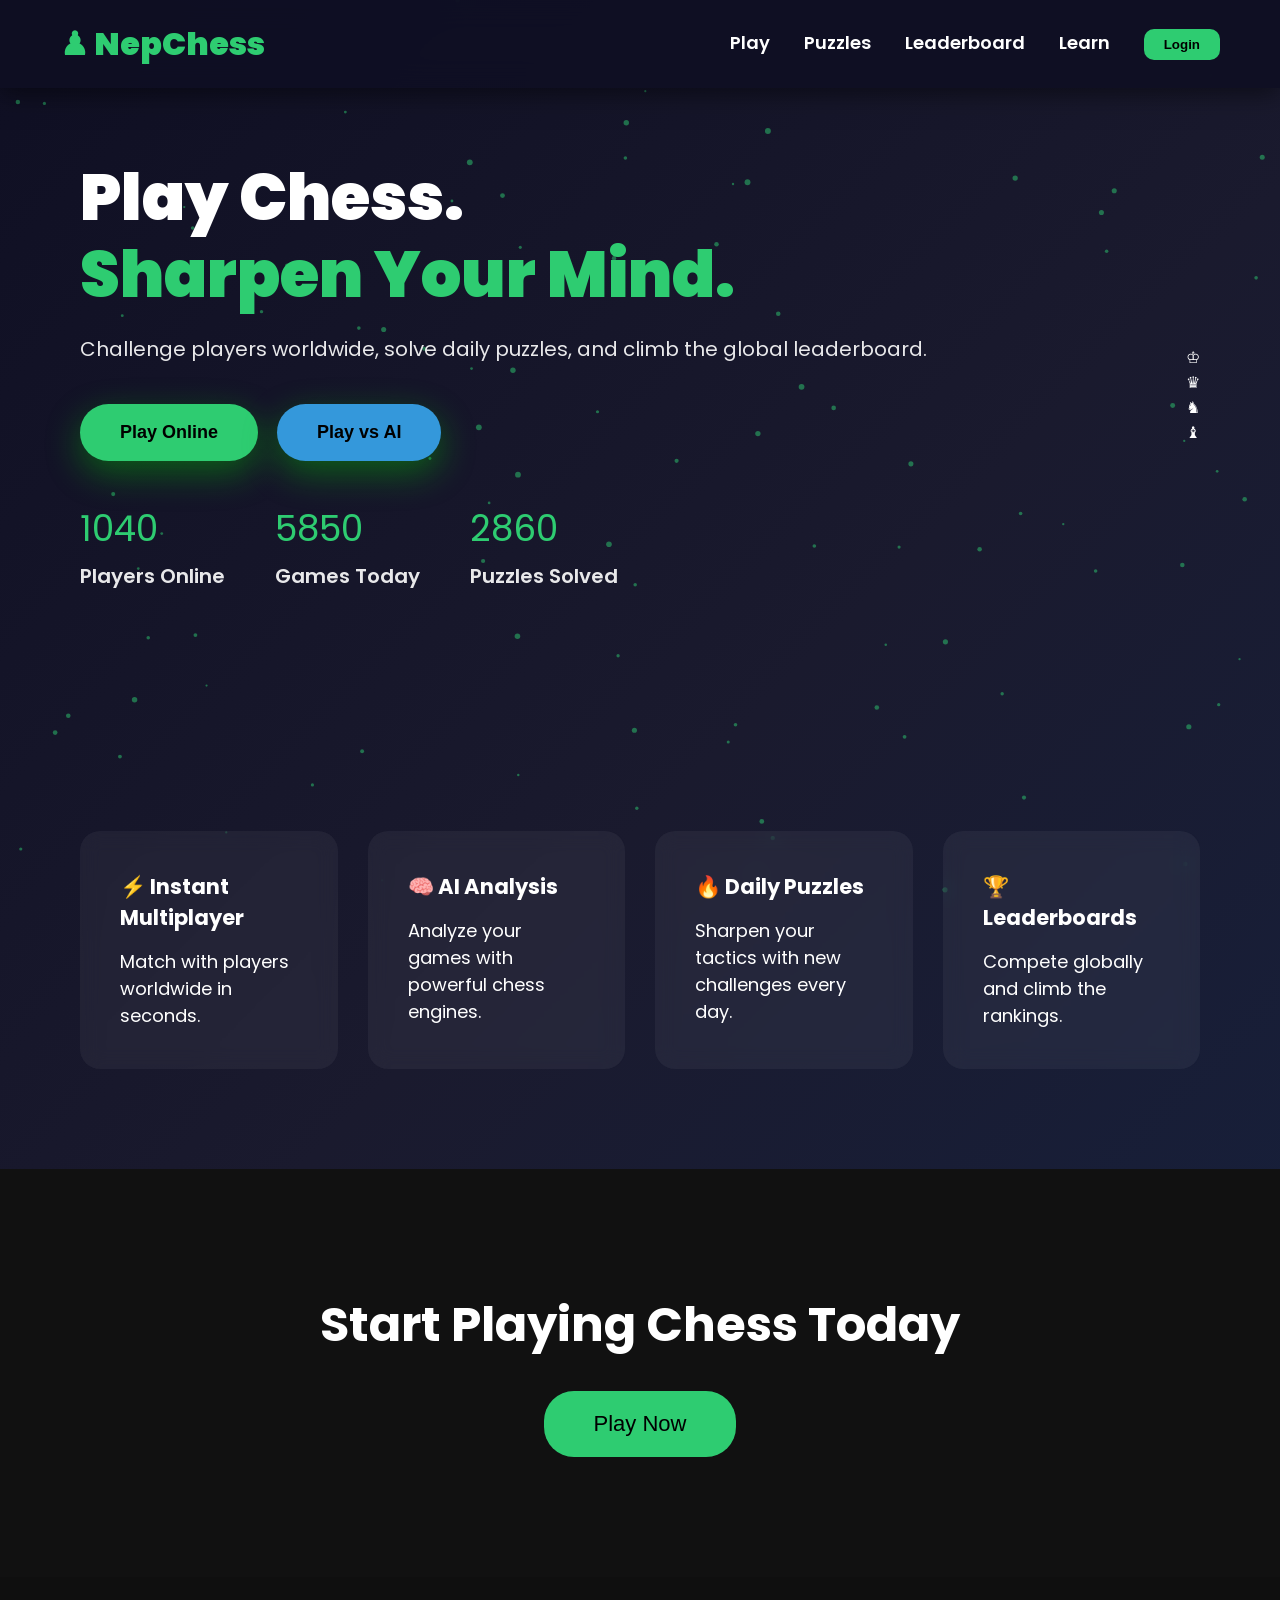
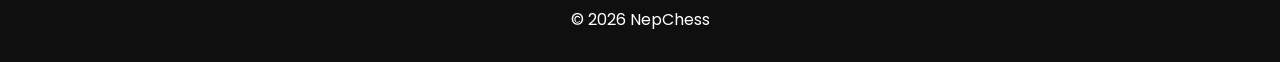
<file: public/index.html>
<!DOCTYPE html>
<html lang="en">
<head>
<meta charset="UTF-8">
<meta name="viewport" content="width=device-width, initial-scale=1.0">
<title>NepChess | Play Chess Online</title>

<!-- Google Fonts -->
<link href="https://fonts.googleapis.com/css2?family=Poppins:wght@400;600;700;900&display=swap" rel="stylesheet">

<style>
/* Reset and body */
* { margin:0; padding:0; box-sizing:border-box; }
body {
  font-family: 'Poppins', sans-serif;
  background: linear-gradient(135deg,#0f0f23 0%,#1a1a2e 50%,#16213e 100%);
  color:white;
  overflow-x:hidden;
  position:relative;
}

/* Particle Background */
#particles{
  position:fixed;
  top:0; left:0;
  width:100%; height:100%;
  pointer-events:none;
  z-index:0;
}
/* ===== MOBILE INTERACTIVITY + UX IMPROVEMENTS (NO COLOR CHANGES) ===== */

/* Hamburger button */
.menu-toggle {
  display: none;
  flex-direction: column;
  cursor: pointer;
  gap: 5px;
}

.menu-toggle span {
  width: 28px;
  height: 3px;
  background: white;
  border-radius: 5px;
  transition: 0.3s;
}

/* Animate to X */
.menu-toggle.active span:nth-child(1) {
  transform: rotate(45deg) translate(5px, 5px);
}
.menu-toggle.active span:nth-child(2) {
  opacity: 0;
}
.menu-toggle.active span:nth-child(3) {
  transform: rotate(-45deg) translate(6px, -6px);
}

/* Show hamburger on mobile */
@media (max-width: 768px) {
  .menu-toggle {
    display: flex;
  }

  .nav-links {
    position: absolute;
    top: 70px;
    right: 0;
    width: 100%;
    background: rgba(15,15,35,0.98);
    flex-direction: column;
    align-items: center;
    display: none;
    padding: 20px 0;
  }

  .nav-links.active {
    display: flex;
  }
}

/* Smooth scrolling */
html {
  scroll-behavior: smooth;
}

/* Improve touch targets */
button, a {
  touch-action: manipulation;
}

/* Navbar mobile */
@media (max-width: 768px) {
  .navbar {
    padding: 15px 20px;
  }

  .nav-links {
    position: absolute;
    top: 70px;
    right: 0;
    width: 100%;
    background: rgba(15,15,35,0.98);
    flex-direction: column;
    align-items: center;
    display: none;
    padding: 20px 0;
  }

  .nav-links.active {
    display: flex;
  }

  .nav-links a {
    margin: 15px 0;
    font-size: 20px;
  }

  .nav-links .login {
    margin-top: 10px;
  }
}

/* Hero responsiveness */
@media (max-width: 768px) {
  .hero {
    padding: 120px 20px 60px 20px;
    text-align: center;
  }

  .hero-buttons button {
    width: 100%;
    margin: 10px 0;
  }

  .live-stats {
    justify-content: center;
    flex-wrap: wrap;
    gap: 25px;
  }
}

/* Board responsiveness */
@media (max-width: 768px) {
  .hero-board-container {
    width: 90vw;
    height: 90vw;
    max-width: 320px;
    max-height: 320px;
  }
}

/* Tap animations (mobile feedback) */
button:active {
  transform: scale(0.95);
}

.feature-card:active {
  transform: scale(0.97);
}

/* Hover fallback for touch devices */
@media (hover: none) {
  .hero-board div:hover {
    transform: none;
  }

  .feature-card:hover {
    transform: none;
  }
}

/* Scroll reveal animation */
.feature-card,
.hero-left,
.hero-board-container,
.cta {
  opacity: 0;
  transform: translateY(40px);
  transition: all 0.6s ease;
}

.feature-card.visible,
.hero-left.visible,
.hero-board-container.visible,
.cta.visible {
  opacity: 1;
  transform: translateY(0);
}

/* Floating pieces smoother on mobile */
.floating-pieces .piece {
  will-change: transform;
}

/* Prevent overflow issues */
body, html {
  max-width: 100%;
  overflow-x: hidden;
}

/* Better button spacing on small screens */
@media (max-width: 480px) {
  .hero-left h1 {
    font-size: 36px;
  }

  .hero-left p {
    font-size: 16px;
  }

  .cta h2 {
    font-size: 32px;
  }

  .cta {
    padding: 80px 20px;
  }
}

/* Navbar */
.navbar{
  display:flex;
  justify-content:space-between;
  align-items:center;
  padding:20px 60px;
  background: rgba(15,15,35,0.95);
  backdrop-filter: blur(15px);
  position:fixed;
  width:100%;
  z-index:1000;
  box-shadow: 0 5px 25px rgba(0,0,0,0.5);
}
.navbar .logo{
  font-size:32px;
  font-weight:900;
  color:#2ecc71;
}
.nav-links a{
  margin-right:30px;
  text-decoration:none;
  color:white;
  font-weight:600;
  font-size:18px;
  transition:0.3s;
}
.nav-links a:hover{color:#2ecc71;}
.nav-links .login{
  padding:8px 20px;
  background:#2ecc71;
  border:none;
  border-radius:10px;
  cursor:pointer;
  font-weight:600;
}

/* Hero Section */
.hero{
  display:flex;
  justify-content:space-between;
  align-items:center;
  padding:160px 80px 100px 80px;
  z-index:1;
  position:relative;
}
.hero-left h1{
  font-size:64px;
  font-weight:900;
  line-height:1.2;
}
.hero-left h1 span{
  color:#2ecc71;
}
.hero-left p{
  font-size:20px;
  margin:20px 0 40px 0;
  opacity:0.9;
}
.hero-buttons button{
  padding:18px 40px;
  margin-right:15px;
  font-size:18px;
  border:none;
  border-radius:30px;
  cursor:pointer;
  font-weight:700;
  box-shadow:0 12px 35px rgba(0,204,0,0.4);
  transition: all 0.3s;
}
.hero-buttons .play-btn{background:#2ecc71;}
.hero-buttons .play-btn:hover{transform:translateY(-5px);}
.hero-buttons .ai-btn{background:#3498db;}
.hero-buttons .ai-btn:hover{transform:translateY(-5px);}

/* Live stats */
.live-stats{
  display:flex;
  gap:50px;
  margin-top:40px;
}
.live-stats span{
  font-size:36px;
  color:#2ecc71;
  display:block;
}
.live-stats p{
  margin-top:5px;
  font-weight:600;
}


/* Feature Section */
.features{
  display:grid;
  grid-template-columns:repeat(4,1fr);
  gap:30px;
  padding:100px 80px;
}
.feature-card{
  background: rgba(255,255,255,0.05);
  padding:40px;
  border-radius:20px;
  transition:0.3s;
  backdrop-filter:blur(10px);
  font-size:18px;
}
.feature-card h3{margin-bottom:15px;}
.feature-card:hover{
  transform:translateY(-10px);
  background: rgba(255,255,255,0.1);
}

/* CTA Section */
.cta{
  text-align:center;
  padding:120px;
  background:#111;
}
.cta h2{
  font-size:48px;
  margin-bottom:30px;
}
.cta button{
  padding:20px 50px;
  font-size:22px;
  background:#2ecc71;
  border:none;
  border-radius:30px;
  cursor:pointer;
}

/* Footer */
footer{
  text-align:center;
  padding:30px;
  background:#0f0f0f;
}

/* Responsive */
@media (max-width:1200px){
  .hero{flex-direction:column;gap:50px;}
  .features{grid-template-columns:repeat(2,1fr);}
}
@media (max-width:768px){
  .features{grid-template-columns:1fr;}
  .hero-left h1{font-size:48px;}
  .hero-left p{font-size:18px;}
}

</style>
</head>
<body>

<!-- Particle Canvas -->
<canvas id="particles"></canvas>

<!-- Navbar -->
<nav class="navbar">
  <div class="logo">♟ NepChess</div>
  <div class="nav-links">
    <a href="leaderboard.html">Play</a>
    <a href="#">Puzzles</a>
    <a href="#">Leaderboard</a>
    <a href="#">Learn</a>
    <button class="login">Login</button>
  </div>
  <div class="menu-toggle" id="menuToggle">
  <span></span>
  <span></span>
  <span></span>
</div>
</nav>

<!-- Hero Section -->
<section class="hero">
  <div class="hero-left">
    <h1>Play Chess.<br><span>Sharpen Your Mind.</span></h1>
    <p>Challenge players worldwide, solve daily puzzles, and climb the global leaderboard.</p>
    <div class="hero-buttons">
      <button onclick="playNow()" class="play-btn">Play Online</button>
      <button class="ai-btn" onclick="window.location.href='hame.html'">Play vs AI</button>
    </div>
    <div class="live-stats">
      <div>
        <span id="players">0</span>
        <p>Players Online</p>
      </div>
      <div>
        <span id="games">0</span>
        <p>Games Today</p>
      </div>
      <div>
        <span id="puzzles">0</span>
        <p>Puzzles Solved</p>
      </div>
    </div>
  </div>

  <div class="hero-board-container">
    <div id="heroBoard" class="hero-board"></div>
    <div class="floating-pieces">
      <div class="piece" style="top:10%; left:20%;">♔</div>
      <div class="piece" style="top:30%; left:50%;">♛</div>
      <div class="piece" style="top:60%; left:30%;">♞</div>
      <div class="piece" style="top:50%; left:70%;">♝</div>
    </div>
  </div>
</section>

<!-- Features -->
<section class="features">
  <div class="feature-card">
    <h3>⚡ Instant Multiplayer</h3>
    <p>Match with players worldwide in seconds.</p>
  </div>

  <div class="feature-card">
    <h3>🧠 AI Analysis</h3>
    <p>Analyze your games with powerful chess engines.</p>
  </div>

  <div class="feature-card">
    <h3>🔥 Daily Puzzles</h3>
    <p>Sharpen your tactics with new challenges every day.</p>
  </div>

  <div class="feature-card">
    <h3>🏆 Leaderboards</h3>
    <p>Compete globally and climb the rankings.</p>
  </div>
</section>

<!-- CTA -->
<section class="cta">
  <h2>Start Playing Chess Today</h2>
  <button onclick="playNow()">Play Now</button>
</section>

<!-- Footer -->
<footer>
  <p>© 2026 NepChess</p>
</footer>

<script>

  // Mobile navbar toggle
document.addEventListener("DOMContentLoaded", () => {

  // Hamburger toggle
  const menuToggle = document.getElementById("menuToggle");
  const navLinks = document.querySelector(".nav-links");

  if (menuToggle && navLinks) {
    menuToggle.addEventListener("click", () => {
      menuToggle.classList.toggle("active");
      navLinks.classList.toggle("active");
    });
  }

  // Close menu on link click
  document.querySelectorAll(".nav-links a").forEach(link => {
    link.addEventListener("click", () => {
      if (menuToggle && navLinks) {
        menuToggle.classList.remove("active");
        navLinks.classList.remove("active");
      }
    });
  });

  // Scroll reveal
  const observer = new IntersectionObserver(entries => {
    entries.forEach(entry => {
      if(entry.isIntersecting){
        entry.target.classList.add("visible");
      }
    });
  });

  document.querySelectorAll(".feature-card, .hero-left, .hero-board-container, .cta")
    .forEach(el => observer.observe(el));

});
// Redirect to your play page
function playNow(){ window.location="leaderboard.html"; }

// Animate live stats
function counter(id,end){
  let el=document.getElementById(id); let n=0;
  let interval=setInterval(()=>{
    n+=Math.ceil(end/100);
    if(n>=end){ n=end; clearInterval(interval); }
    el.innerText=n;
  },20);
}
counter("players",1543);
counter("games",8921);
counter("puzzles",4321);



// Particle background
const canvas = document.getElementById("particles");
const ctx = canvas.getContext("2d");
canvas.width = window.innerWidth;
canvas.height = window.innerHeight;
let particlesArray=[];
class Particle{
  constructor(){
    this.x=Math.random()*canvas.width;
    this.y=Math.random()*canvas.height;
    this.size=Math.random()*2+1;
    this.speedX=Math.random()*1-0.5;
    this.speedY=Math.random()*1-0.5;
  }
  update(){ this.x+=this.speedX; this.y+=this.speedY;
    if(this.x>canvas.width)this.x=0; if(this.x<0)this.x=canvas.width;
    if(this.y>canvas.height)this.y=0; if(this.y<0)this.y=canvas.height;
  }
  draw(){ ctx.fillStyle="rgba(46,204,113,0.5)"; ctx.beginPath();
    ctx.arc(this.x,this.y,this.size,0,Math.PI*2); ctx.fill(); }
}
function initParticles(){ particlesArray=[]; for(let i=0;i<100;i++){ particlesArray.push(new Particle()); } }
function animateParticles(){ ctx.clearRect(0,0,canvas.width,canvas.height);
  particlesArray.forEach(p=>{p.update();p.draw();});
  requestAnimationFrame(animateParticles);
}
initParticles();
animateParticles();
window.addEventListener("resize",()=>{ canvas.width=window.innerWidth; canvas.height=window.innerHeight; initParticles(); });
</script>
</body>
</html>
</file>
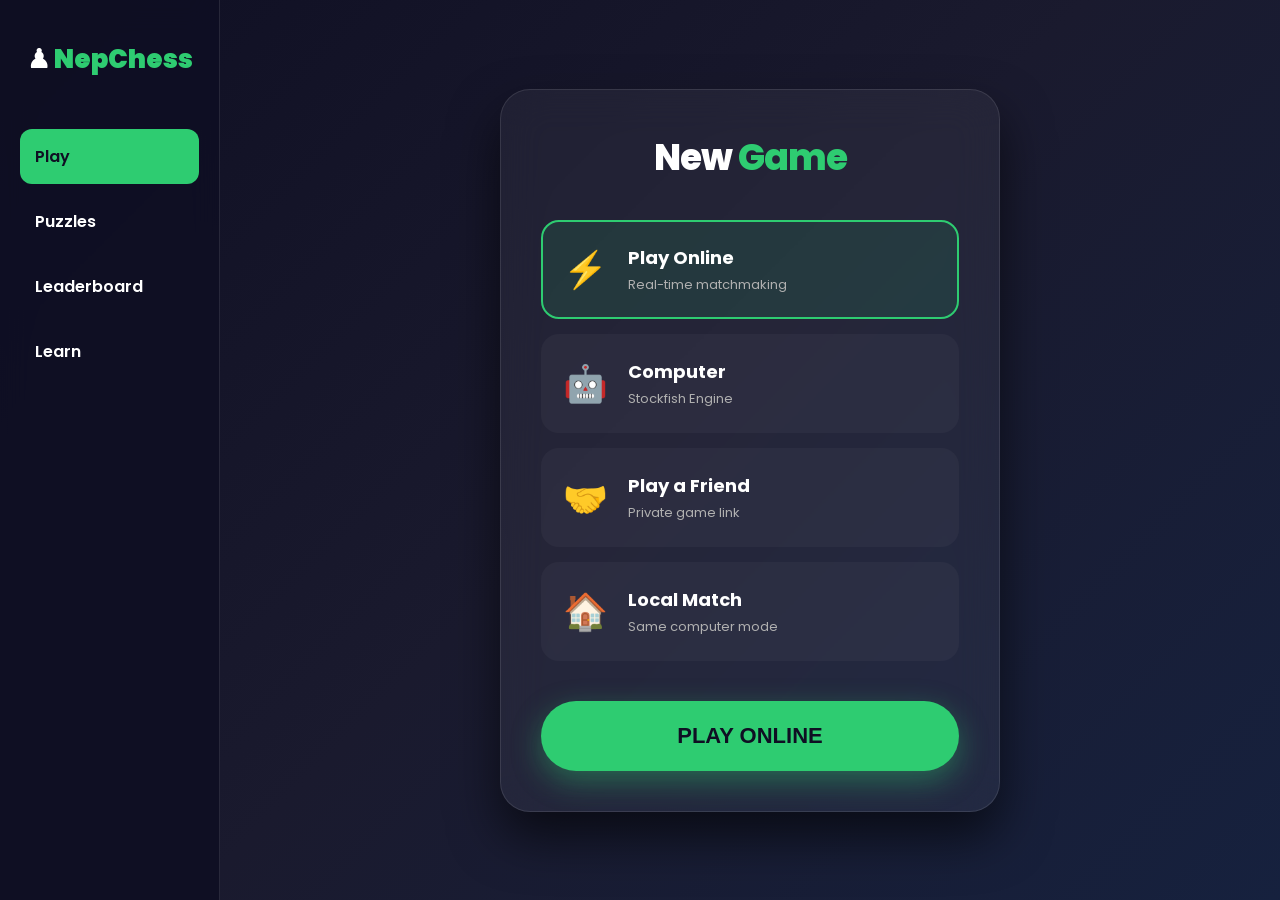
<file: public/hame.html>
<!DOCTYPE html>
<html lang="en">
<head>
    <meta charset="UTF-8">
    <meta name="viewport" content="width=device-width, initial-scale=1.0">
    <title>NepChess | Play Online</title>
    <link href="https://fonts.googleapis.com/css2?family=Poppins:wght@400;600;700;900&display=swap" rel="stylesheet">
    
    <style>
        :root {
            --bg-gradient: linear-gradient(135deg, #0f0f23 0%, #1a1a2e 50%, #16213e 100%);
            --sidebar-color: rgba(15, 15, 35, 0.95);
            --accent-green: #2ecc71;
            --text-white: #ffffff;
            --text-gray: #b0b0b0;
            --card-bg: rgba(255, 255, 255, 0.05);
        }

        * { margin: 0; padding: 0; box-sizing: border-box; }

        body {
            font-family: 'Poppins', sans-serif;
            background: var(--bg-gradient);
            color: var(--text-white);
            display: flex;
            height: 100vh;
            width: 100vw;
            overflow: hidden;
        }

        /* Sidebar Navigation */
        nav { 
            width: 220px; 
            background: var(--sidebar-color); 
            padding: 40px 20px; 
            border-right: 1px solid rgba(255,255,255,0.1);
            display: flex;
            flex-direction: column;
            backdrop-filter: blur(15px);
            flex-shrink: 0;
        }

        .logo {
            font-size: 26px;
            font-weight: 900;
            color: var(--accent-green);
            margin-bottom: 50px;
            text-align: center;
        }
        .logo span { color: white; }

        .nav-item { 
            color: var(--text-white); 
            text-decoration: none; 
            padding: 15px; 
            font-weight: 600; 
            border-radius: 12px;
            margin-bottom: 10px;
            transition: 0.3s;
            cursor: pointer;
        }
        
        .nav-item:hover { background: rgba(255, 255, 255, 0.1); }
        .nav-item.active { background: var(--accent-green); color: #0f0f23; }

        /* Main Game Lobby Area */
        main { 
            flex-grow: 1; 
            display: flex; 
            justify-content: center; 
            align-items: center; 
            position: relative;
        }

        .play-card { 
            width: 90%;
            max-width: 500px; 
            background: var(--card-bg); 
            padding: 40px; 
            border-radius: 30px; 
            backdrop-filter: blur(20px);
            border: 1px solid rgba(255,255,255,0.1);
            box-shadow: 0 25px 50px rgba(0,0,0,0.6);
            text-align: center;
        }

        h1 { margin-bottom: 35px; font-weight: 800; font-size: 36px; letter-spacing: -1px; }
        h1 span { color: var(--accent-green); }

        .mode-list { display: flex; flex-direction: column; gap: 15px; text-align: left; }

        .mode-item {
            display: flex;
            align-items: center;
            background: rgba(255,255,255,0.03);
            padding: 20px;
            border-radius: 18px;
            cursor: pointer;
            transition: 0.2s;
            border: 2px solid transparent;
        }

        .mode-item:hover { background: rgba(255,255,255,0.07); transform: translateY(-2px); }

        .mode-item.selected {
            border-color: var(--accent-green);
            background: rgba(46, 204, 113, 0.12);
        }

        .icon { font-size: 36px; margin-right: 20px; }
        .details h3 { margin: 0; font-size: 18px; font-weight: 700; }
        .details p { margin-top: 4px; font-size: 13px; color: var(--text-gray); }

        /* Big Action Button */
        .big-play-btn {
            display: block;
            margin-top: 40px;
            background-color: var(--accent-green);
            color: #0f0f23;
            text-decoration: none;
            padding: 22px;
            border-radius: 40px;
            font-size: 22px;
            font-weight: 800;
            box-shadow: 0 10px 30px rgba(46, 204, 113, 0.4);
            transition: 0.3s;
            text-transform: uppercase;
            border: none;
            width: 100%;
            cursor: pointer;
        }

        .big-play-btn:hover { 
            transform: translateY(-4px); 
            box-shadow: 0 15px 40px rgba(46, 204, 113, 0.6); 
        }

        .big-play-btn:active { transform: translateY(0); }

    </style>
</head>
<body>

    <nav>
        <div class="logo"><span>♟</span> NepChess</div>
        <div class="nav-item active">Play</div>
        <div class="nav-item">Puzzles</div>
        <div class="nav-item">Leaderboard</div>
        <div class="nav-item">Learn</div>
    </nav>

    <main>
        <div class="play-card">
            <h1>New <span>Game</span></h1>
            
            <div class="mode-list">
                <div class="mode-item selected" onclick="selectMode('online.html', this, 'Play Online')">
                    <div class="icon">⚡</div>
                    <div class="details">
                        <h3>Play Online</h3>
                        <p>Real-time matchmaking</p>
                    </div>
                </div>

                <div class="mode-item" onclick="selectMode('computer.html', this, 'Play vs AI')">
                    <div class="icon">🤖</div>
                    <div class="details">
                        <h3>Computer</h3>
                        <p>Stockfish Engine</p>
                    </div>
                </div>

                <div class="mode-item" onclick="selectMode('friend.html', this, 'Challenge Friend')">
                    <div class="icon">🤝</div>
                    <div class="details">
                        <h3>Play a Friend</h3>
                        <p>Private game link</p>
                    </div>
                </div>

                <div class="mode-item" onclick="selectMode('local.html', this, 'Play Local')">
                    <div class="icon">🏠</div>
                    <div class="details">
                        <h3>Local Match</h3>
                        <p>Same computer mode</p>
                    </div>
                </div>
            </div>

            <button id="mainBtn" class="big-play-btn" onclick="go()">Play Online</button>
        </div>
    </main>

    <script>
        // Track the current link
        let targetUrl = 'online.html';

        function selectMode(url, element, text) {
            // Update destination
            targetUrl = url;
            
            // Update button UI
            document.getElementById('mainBtn').innerText = text;

            // Update card highlights
            document.querySelectorAll('.mode-item').forEach(item => {
                item.classList.remove('selected');
            });
            element.classList.add('selected');
        }

        function go() {
            // Go to the selected page
            window.location.href = targetUrl;
        }
    </script>

</body>
</html>
</file>
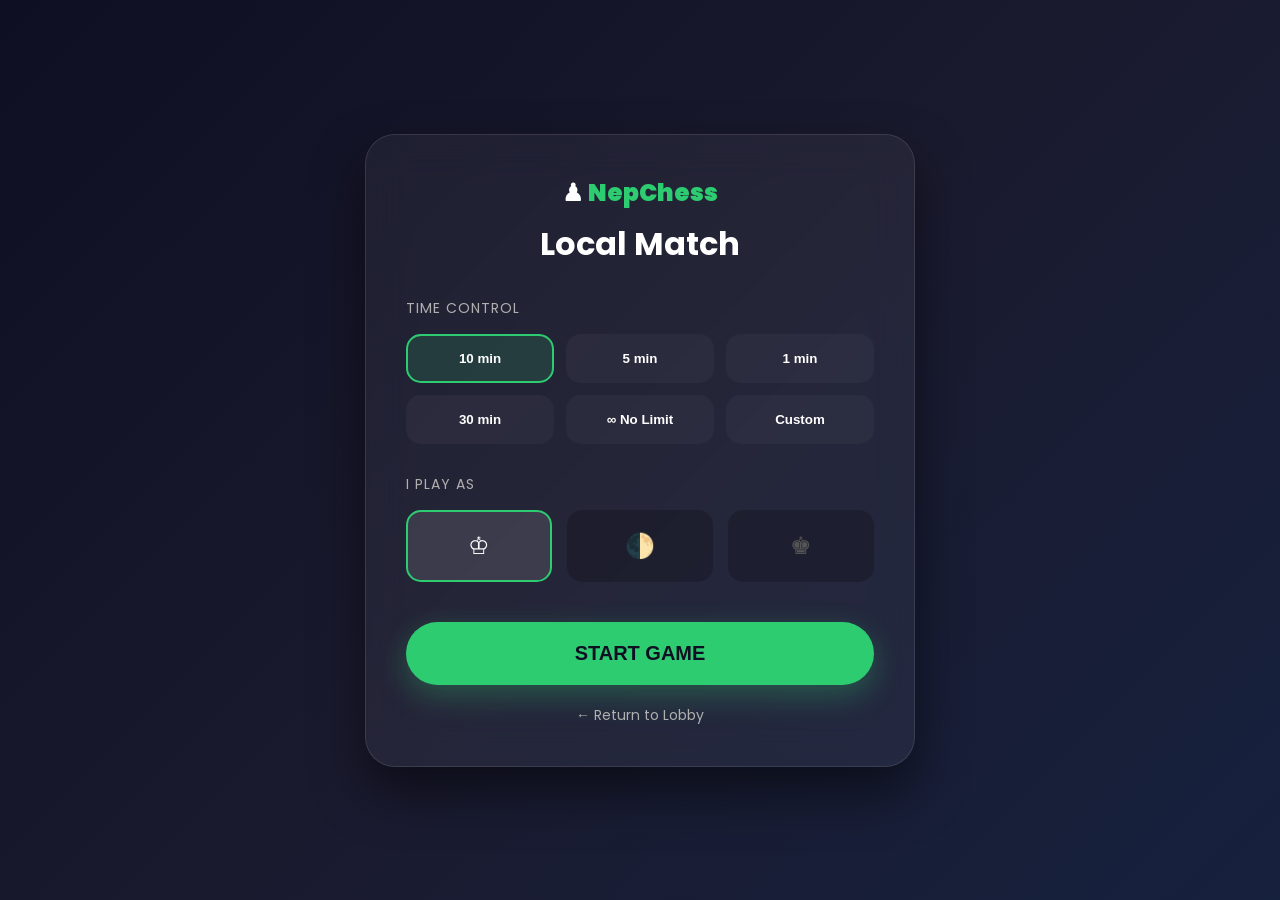
<file: public/local.html>
<!DOCTYPE html>
<html lang="en">
<head>
    <meta charset="UTF-8">
    <meta name="viewport" content="width=device-width, initial-scale=1.0">
    <title>NepChess | Local Setup</title>
    <link href="https://fonts.googleapis.com/css2?family=Poppins:wght@400;600;700;900&display=swap" rel="stylesheet">
    
    <style>
        :root {
            --bg-gradient: linear-gradient(135deg, #0f0f23 0%, #1a1a2e 50%, #16213e 100%);
            --accent-green: #2ecc71;
            --card-bg: rgba(255, 255, 255, 0.05);
            --text-gray: #b0b0b0;
        }

        * { margin: 0; padding: 0; box-sizing: border-box; }

        body {
            font-family: 'Poppins', sans-serif;
            background: var(--bg-gradient);
            color: white;
            display: flex;
            justify-content: center;
            align-items: center;
            height: 100vh;
            overflow: hidden;
        }

        .setup-card {
            width: 90%;
            max-width: 550px;
            background: var(--card-bg);
            padding: 40px;
            border-radius: 30px;
            backdrop-filter: blur(20px);
            border: 1px solid rgba(255,255,255,0.1);
            text-align: center;
            box-shadow: 0 25px 50px rgba(0,0,0,0.5);
        }

        .logo { font-size: 24px; font-weight: 900; color: var(--accent-green); margin-bottom: 10px; }
        .logo span { color: white; }

        h2 { font-size: 32px; margin-bottom: 30px; }

        .section-title {
            text-align: left;
            font-size: 14px;
            text-transform: uppercase;
            letter-spacing: 1px;
            color: var(--text-gray);
            margin-bottom: 15px;
        }

        /* Mode Selection Grid */
        .options-grid {
            display: grid;
            grid-template-columns: repeat(3, 1fr);
            gap: 12px;
            margin-bottom: 30px;
        }

        .opt-btn {
            background: rgba(255,255,255,0.03);
            border: 2px solid transparent;
            padding: 15px;
            border-radius: 15px;
            color: white;
            cursor: pointer;
            transition: 0.2s;
            font-weight: 600;
        }

        .opt-btn:hover { background: rgba(255,255,255,0.08); }

        .opt-btn.selected {
            border-color: var(--accent-green);
            background: rgba(46, 204, 113, 0.15);
        }

        /* Color Selection */
        .color-row {
            display: flex;
            gap: 15px;
            margin-bottom: 40px;
        }

        .color-btn {
            flex: 1;
            padding: 20px;
            border-radius: 15px;
            font-size: 24px;
            cursor: pointer;
            border: 2px solid transparent;
            transition: 0.2s;
            background: rgba(0,0,0,0.2);
        }

        .color-btn.white-choice { color: #fff; }
        .color-btn.black-choice { color: #555; }
        .color-btn.random-choice { color: var(--accent-green); }

        .color-btn.selected { border-color: var(--accent-green); background: rgba(255,255,255,0.1); }

        /* Start Button */
        .start-btn {
            width: 100%;
            background: var(--accent-green);
            color: #0f0f23;
            padding: 20px;
            border-radius: 40px;
            font-size: 20px;
            font-weight: 800;
            border: none;
            cursor: pointer;
            box-shadow: 0 10px 30px rgba(46, 204, 113, 0.3);
            transition: 0.3s;
        }

        .start-btn:hover { transform: translateY(-3px); box-shadow: 0 15px 40px rgba(46, 204, 113, 0.5); }

        .back-link {
            display: block;
            margin-top: 20px;
            color: var(--text-gray);
            text-decoration: none;
            font-size: 14px;
        }
    </style>
</head>
<body>

    <div class="setup-card">
        <div class="logo"><span>♟</span> NepChess</div>
        <h2>Local Match</h2>

        <div class="section-title">Time Control</div>
        <div class="options-grid">
            <button class="opt-btn selected" onclick="selectTime('10 min', this)">10 min</button>
            <button class="opt-btn" onclick="selectTime('5 min', this)">5 min</button>
            <button class="opt-btn" onclick="selectTime('1 min', this)">1 min</button>
            <button class="opt-btn" onclick="selectTime('30 min', this)">30 min</button>
            <button class="opt-btn" onclick="selectTime('Unlimited', this)">∞ No Limit</button>
            <button class="opt-btn" onclick="selectTime('Custom', this)">Custom</button>
        </div>

        <div class="section-title">I Play As</div>
        <div class="color-row">
            <button class="color-btn white-choice selected" onclick="selectColor('white', this)">♔</button>
            <button class="color-btn random-choice" onclick="selectColor('random', this)">🌓</button>
            <button class="color-btn black-choice" onclick="selectColor('black', this)">♚</button>
        </div>

        <button class="start-btn" onclick="startGame()">START GAME</button>
        
        <a href="index.html" class="back-link">← Return to Lobby</a>
    </div>

    <script>
        let selectedTime = "10 min";
        let selectedColor = "white";

        function selectTime(time, btn) {
            selectedTime = time;
            document.querySelectorAll('.opt-btn').forEach(b => b.classList.remove('selected'));
            btn.classList.add('selected');
        }

        function selectColor(color, btn) {
            selectedColor = color;
            document.querySelectorAll('.color-btn').forEach(b => b.classList.remove('selected'));
            btn.classList.add('selected');
        }

        function startGame() {
            // Here you would normally pass these variables to the game board
            alert(`Starting Local Game!\nTime: ${selectedTime}\nYour Side: ${selectedColor}`);
            // window.location.href = "board.html"; // Redirect to actual board
        }
    </script>
</body>
</html>
</file>
